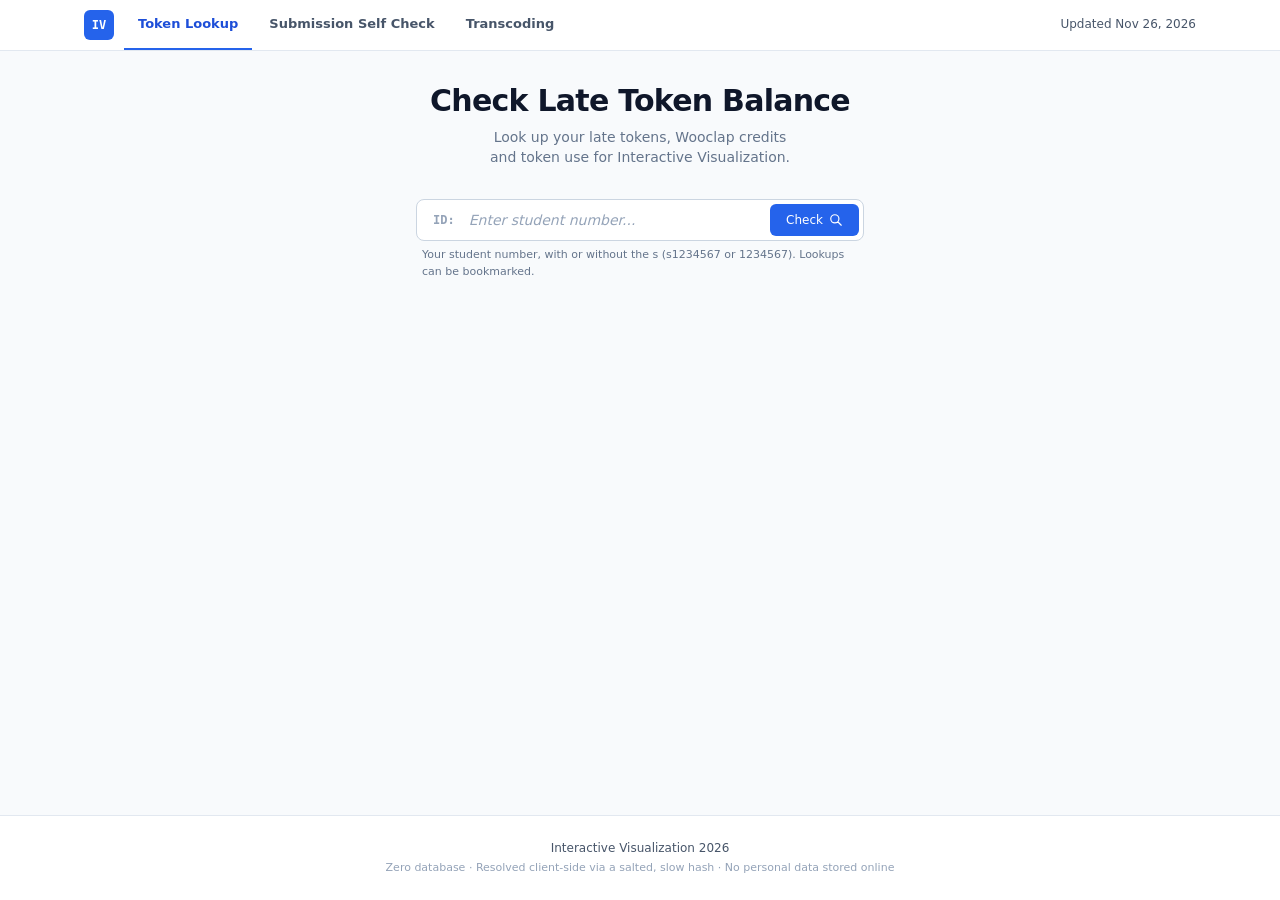
<file: index.html>
<!DOCTYPE html>
<html lang="en">
<head>
  <meta charset="UTF-8">
  <meta name="viewport" content="width=device-width, initial-scale=1.0">
  <title>IV 2026 Token Lookup</title>
  <meta name="title" content="IV 2026 · Token Lookup">
  <meta name="description" content="Check your Interactive Visualization late token balance, Wooclap credits, and token activity.">
  <meta property="og:type" content="website">
  <meta property="og:site_name" content="Interactive Visualization 2026">
  <meta property="og:url" content="https://maro-hmi.github.io/iv2026-latetoken-lookup/">
  <meta property="og:title" content="IV 2026 · Token Lookup">
  <meta property="og:description" content="Check your Interactive Visualization late token balance, Wooclap credits, and token activity.">
  <meta property="og:image" content="https://maro-hmi.github.io/iv2026-latetoken-lookup/token-lookup-preview.jpg">
  <meta property="og:image:type" content="image/jpeg">
  <meta property="og:image:width" content="1200">
  <meta property="og:image:height" content="630">
  <meta property="og:image:alt" content="IV Token Lookup with a blue stack of tokens.">
  <meta name="twitter:card" content="summary_large_image">
  <link rel="icon" type="image/svg+xml" href="favicon.svg">
  <link rel="icon" type="image/png" sizes="32x32" href="favicon.png">
  <link rel="alternate icon" type="image/x-icon" href="favicon.ico">
  <link rel="apple-touch-icon" sizes="180x180" href="apple-touch-icon.png">
  <link rel="stylesheet" href="styles.css">
<!-- IV tool styles -->
<style>
.iv-tool-header {
  position: sticky; top: 0; z-index: 20;
  border-bottom: 1px solid #e2e8f0; background: rgb(255 255 255 / .95);
  backdrop-filter: blur(12px);
}
.iv-tool-header-inner {
  box-sizing: border-box; max-width: 1152px; min-height: 50px; margin-inline: auto;
  padding-inline: 20px; display: flex; align-items: center; gap: 10px;
}
.iv-tool-mark {
  display: grid; place-items: center; flex: 0 0 30px; height: 30px;
  border-radius: 6px; background: #2563eb; color: white;
  font: 700 12px/1 ui-monospace, Menlo, monospace;
}
.iv-tool-tabs { display: flex; align-self: stretch; min-width: 0; gap: 3px; }
.iv-tool-tabs .iv-tool-tab {
  box-sizing: border-box; display: flex; align-items: center; justify-content: center;
  min-width: 0; min-height: 45px; padding-inline: 14px; border-bottom: 2px solid transparent;
  color: #475569; text-align: center; text-decoration: none;
  font: 600 13px/1.25 system-ui, sans-serif;
}
.iv-tool-tabs .iv-tool-tab:hover { color: #1e40af; background: #f8fafc; }
.iv-tool-tabs .iv-tool-tab[aria-current="page"] { border-bottom-color: #2563eb; color: #1d4ed8; }
.iv-tool-tabs .iv-tool-tab:focus-visible { outline: 2px solid #2563eb; outline-offset: -4px; border-radius: 4px; }
.iv-tool-updated {
  margin-inline-start: auto; color: #475569; white-space: nowrap; font: 500 12px/1.3 system-ui, sans-serif;
}
@media (max-width: 639px) {
  .iv-tool-header-inner { padding-inline: 12px; gap: 7px; }
  .iv-tool-tabs .iv-tool-tab { padding-inline: 6px; font-size: 12px; }
  .iv-tool-updated { display: none; }
}
</style>
<!-- /IV tool styles -->
</head>
<body class="bg-slate-50 text-slate-900 min-h-screen flex flex-col selection:bg-blue-100 selection:text-blue-900">

<!-- IV tool navigation -->
<header class="iv-tool-header">
  <div class="iv-tool-header-inner">
    <span class="iv-tool-mark" aria-hidden="true">IV</span>
    <nav class="iv-tool-tabs" aria-label="IV tools">
      <a class="iv-tool-tab" href="#" aria-current="page">Token Lookup</a>
      <a class="iv-tool-tab" href="./iv-student-self-check.html">Submission Self Check</a>
      <a class="iv-tool-tab" href="./transcoding.html">Transcoding</a>
    </nav>
    <span id="lastUpdated" class="iv-tool-updated"></span>
  </div>
</header>
<!-- /IV tool navigation -->

  <!-- Main Container -->
  <main class="max-w-3xl mx-auto px-4 py-6 sm:py-8 sm:px-6 flex-grow w-full">

    <!-- Hero / Title -->
    <div class="text-center max-w-xl mx-auto mb-6 sm:mb-8">
      <h1 class="font-heading text-2xl sm:text-3xl font-bold text-slate-900 tracking-tight mb-2">Check Late Token Balance</h1>
      <p class="text-slate-500 text-xs sm:text-sm leading-relaxed [text-wrap:balance]">
        Look up your late tokens, Wooclap credits and token use for Interactive Visualization.
      </p>
    </div>

    <!-- Search Form -->
    <div class="max-w-md mx-auto mb-6 sm:mb-8">
      <form id="tokenForm" class="relative" novalidate>
        <div class="flex items-center bg-white border border-slate-300 rounded-lg p-1 focus-within:border-blue-600 focus-within:ring-2 focus-within:ring-blue-500/20 transition">
          <span class="pl-3 pr-1.5 text-slate-400 font-mono text-xs font-semibold select-none shrink-0">ID:</span>
          <input
            type="text"
            id="studentIdInput"
            placeholder="Enter student number..."
            autocomplete="off"
            spellcheck="false"
            inputmode="text"
            enterkeyhint="search"
            autocapitalize="none"
            autocorrect="off"
            aria-label="Student number"
            class="bg-transparent text-slate-900 font-mono placeholder:text-slate-400 placeholder:italic placeholder:font-sans focus:outline-none flex-grow text-base sm:text-sm px-2 py-1.5 min-w-0"
          />
          <button
            type="submit"
            id="submitBtn"
            class="bg-blue-600 hover:bg-blue-700 text-white font-medium text-xs px-3.5 sm:px-4 py-2 rounded-md transition duration-150 flex items-center space-x-1.5 shrink-0 disabled:opacity-50">
            <span>Check</span>
            <svg id="searchIcon" class="w-3.5 h-3.5" fill="none" stroke="currentColor" viewBox="0 0 24 24" aria-hidden="true">
              <path stroke-linecap="round" stroke-linejoin="round" stroke-width="2" d="M21 21l-6-6m2-5a7 7 0 11-14 0 7 7 0 0114 0z"/>
            </svg>
            <div id="loadingSpinner" class="hidden w-3.5 h-3.5 border-2 border-white border-t-transparent rounded-full animate-spin"></div>
          </button>
        </div>
        <p class="text-[11px] text-slate-500 mt-1.5 px-1.5">Your student number, with or without the s (s1234567 or 1234567). Lookups can be bookmarked.</p>
      </form>

      <!-- Status Alert Box -->
      <div id="alertBox" class="hidden mt-3 p-3.5 rounded-lg text-xs font-medium border" role="alert"></div>
    </div>

    <!-- Results Container -->
    <div id="resultsContainer" class="hidden max-w-xl mx-auto space-y-4 animate-fade-in">

      <div id="studentRecord" class="space-y-4" hidden>
        <!-- Student Confirmation Header -->
        <div class="flex items-center justify-between bg-blue-50/80 border border-blue-200 rounded-lg px-3.5 sm:px-4 py-2.5 text-xs text-blue-900">
          <div class="flex items-center space-x-2 min-w-0">
            <span class="font-medium text-slate-600 shrink-0">Student record:</span>
            <span id="displayStudentId" class="font-mono font-bold text-blue-700 bg-white border border-blue-200 px-2 py-0.5 rounded truncate"></span>
          </div>
          <button type="button" id="clearSearchBtn" class="text-xs text-blue-600 hover:text-blue-800 font-medium transition underline underline-offset-2 shrink-0 py-1 px-1.5 -mr-1 rounded hover:bg-blue-100/60">Look up another ID</button>
        </div>

        <!-- Bookmark Tip -->
        <div class="bg-amber-50/70 border border-amber-200/80 rounded-lg px-3.5 py-2.5 text-xs text-amber-900 flex items-center space-x-2">
          <svg class="w-4 h-4 text-amber-600 shrink-0" viewBox="0 0 24 24" fill="none" stroke="currentColor" stroke-width="2" stroke-linecap="round" stroke-linejoin="round" aria-hidden="true">
            <path d="m19 21-7-4-7 4V5a2 2 0 0 1 2-2h10a2 2 0 0 1 2 2v16z"/>
          </svg>
          <span><strong>Bookmark your balance:</strong> Save this URL <span class="hidden sm:inline">(or press <kbd class="px-1.5 py-0.5 font-mono text-[10px] bg-white border border-amber-300 rounded text-amber-900">Cmd/Ctrl + D</kbd>)</span> to check anytime.</span>
        </div>

        <!-- IV Course Card -->
        <div id="courseCard" class="bg-white border border-slate-200 rounded-xl p-4 sm:p-5">
          <div class="flex items-center justify-between pb-3.5 mb-3.5 border-b border-slate-100 gap-2">
            <div class="flex items-center space-x-2.5 min-w-0">
              <div class="w-7 h-7 rounded-md bg-blue-600 text-white flex items-center justify-center shrink-0" aria-hidden="true">
                <svg class="w-4 h-4" viewBox="0 0 24 24" fill="none" stroke="currentColor" stroke-width="2" stroke-linecap="round" stroke-linejoin="round">
                  <path d="M21 16V8a2 2 0 0 0-1-1.73l-7-4a2 2 0 0 0-2 0l-7 4A2 2 0 0 0 3 8v8a2 2 0 0 0 1 1.73l7 4a2 2 0 0 0 2 0l7-4A2 2 0 0 0 21 16z"/>
                  <path d="m3.3 7 8.7 5 8.7-5"/>
                  <path d="M12 22V12"/>
                </svg>
              </div>
              <div class="min-w-0">
                <h3 class="font-heading font-semibold text-slate-900 text-sm leading-tight">IV</h3>
                <p class="text-[11px] text-slate-500 truncate">Interactive Visualization</p>
              </div>
            </div>

          </div>

          <!-- Balance -->
          <div class="bg-slate-50/80 border border-slate-200/80 rounded-lg p-4 mb-4 text-center">
            <span class="text-[10px] font-semibold text-slate-500 uppercase tracking-wider block mb-1">Available Late Tokens</span>
            <span id="balance" class="text-3xl font-extrabold text-slate-900 font-mono inline-block">0.0</span>
          </div>

          <!-- Stats Breakdown -->
          <div class="grid grid-cols-3 gap-2 text-center text-xs mb-4">
            <div class="bg-white border border-slate-200 rounded-md p-2">
              <span class="text-[10px] text-slate-400 block font-medium">Base</span>
              <span id="base" class="font-mono font-bold text-slate-700">1.0</span>
            </div>
            <div class="bg-white border border-slate-200 rounded-md p-2">
              <span class="text-[10px] text-emerald-600 block font-medium">Earned</span>
              <span id="earned" class="font-mono font-bold text-emerald-700">+0.0</span>
            </div>
            <div class="bg-white border border-slate-200 rounded-md p-2">
              <span class="text-[10px] text-rose-600 block font-medium">Spent</span>
              <span id="spent" class="font-mono font-bold text-rose-700">-0.0</span>
            </div>
          </div>

          <!-- Transaction Ledger -->
          <div class="mt-2 pt-3 border-t border-slate-100">
            <h4 class="text-[11px] font-semibold text-slate-600 uppercase tracking-wider mb-2 flex items-center justify-between">
              <span>Activity History</span>
              <span class="text-[10px] text-slate-400 normal-case font-normal">(Newest first)</span>
            </h4>
            <div id="ledger" class="space-y-1 max-h-64 overflow-y-auto pr-1 text-xs font-mono scrollbar-thin"></div>
          </div>
        </div>
      </div>

      <!-- Policy Info -->
      <div class="bg-white border border-slate-200 rounded-xl p-4 text-xs text-slate-600">
        <h4 class="font-heading font-semibold text-slate-900 text-xs flex items-center space-x-1.5 mb-2.5">
          <svg class="w-4 h-4 text-slate-700 shrink-0" viewBox="0 0 24 24" fill="none" stroke="currentColor" stroke-width="2" stroke-linecap="round" stroke-linejoin="round" aria-hidden="true">
            <path d="M2 3h6a4 4 0 0 1 4 4v14a3 3 0 0 0-3-3H2z"/>
            <path d="M22 3h-6a4 4 0 0 0-4 4v14a3 3 0 0 1 3-3h7z"/>
          </svg>
          <span>Late Token Rules</span>
        </h4>
        <div class="grid grid-cols-1 sm:grid-cols-3 gap-3">
          <div class="bg-slate-50 p-2.5 rounded-lg border border-slate-200/80">
            <span class="font-semibold text-slate-800 flex items-center space-x-1.5 mb-1">
              <svg class="w-3.5 h-3.5 text-blue-600 shrink-0" viewBox="0 0 24 24" fill="none" stroke="currentColor" stroke-width="2" stroke-linecap="round" stroke-linejoin="round" aria-hidden="true"><circle cx="12" cy="12" r="10"/><polyline points="12 6 12 12 16 14"/></svg>
              <span>+24 h per token</span>
            </span>
            For SO1–SO4 and A1, not A2. Every started 24 h costs one whole token, used automatically. If your tokens don't cover the whole delay, none are used.
          </div>
          <div class="bg-slate-50 p-2.5 rounded-lg border border-slate-200/80">
            <span class="font-semibold text-slate-800 flex items-center space-x-1.5 mb-1">
              <svg class="w-3.5 h-3.5 text-emerald-600 shrink-0" viewBox="0 0 24 24" fill="none" stroke="currentColor" stroke-width="2" stroke-linecap="round" stroke-linejoin="round" aria-hidden="true"><circle cx="12" cy="12" r="10"/><path d="M8 12h8"/><path d="M12 8v8"/></svg>
              <span>Earn tokens</span>
            </span>
            You start with 1 token. Earn +0.5 for each Wooclap at the start of lectures L2 to L9 (up to +4).
          </div>
          <div class="bg-slate-50 p-2.5 rounded-lg border border-slate-200/80">
            <span class="font-semibold text-slate-800 flex items-center space-x-1.5 mb-1">
              <svg class="w-3.5 h-3.5 text-amber-600 shrink-0" viewBox="0 0 24 24" fill="none" stroke="currentColor" stroke-width="2" stroke-linecap="round" stroke-linejoin="round" aria-hidden="true"><path d="M6 9H4.5a2.5 2.5 0 0 1 0-5H6"/><path d="M18 9h1.5a2.5 2.5 0 0 0 0-5H18"/><path d="M4 22h16"/><path d="M10 14.66V17c0 .55-.47.98-.97 1.21C7.85 18.75 7 20.24 7 22"/><path d="M14 14.66V17c0 .55.47.98.97 1.21C16.15 18.75 17 20.24 17 22"/><path d="M18 2H6v7a6 6 0 0 0 12 0V2Z"/></svg>
              <span>Grade bonus</span>
            </span>
            Each whole token left at the end of the course adds +0.1 to your final grade. Half tokens don't count.
          </div>
        </div>
      </div>
    </div>

  </main>

  <!-- Footer -->
  <footer class="border-t border-slate-200 bg-white py-6 px-4 text-center text-xs text-slate-500 pb-[max(1.5rem,env(safe-area-inset-bottom))]">
    <p class="font-medium text-slate-600">Interactive Visualization 2026</p>
    <p class="mt-1 text-[11px] text-slate-400">Zero database · Resolved client-side via a salted, slow hash · No personal data stored online</p>
  </footer>

  <script src="app.js"></script>
</body>
</html>
</file>
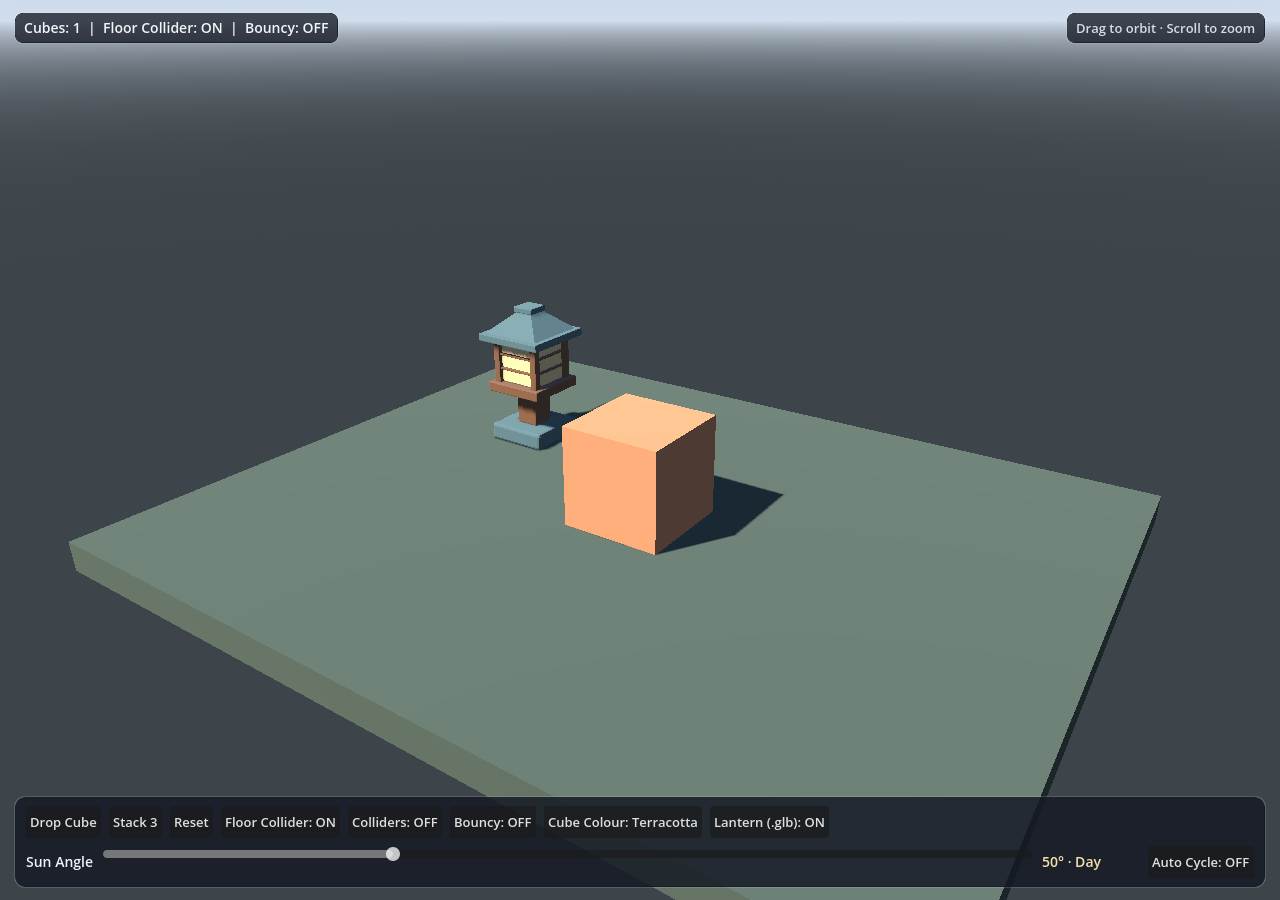
<file: l5-godot/game/index.html>
<!DOCTYPE html>
<html lang="en">
	<head>
		<meta charset="utf-8">
		<meta name="viewport" content="width=device-width, user-scalable=no, initial-scale=1.0">
		<title>IV L5 Interactive Demo</title>
		<style>
html, body, #canvas {
	margin: 0;
	padding: 0;
	border: 0;
}

body {
	color: white;
	background-color: black;
	overflow: hidden;
	touch-action: none;
}

#canvas {
	display: block;
}

#canvas:focus {
	outline: none;
}

#status, #status-splash, #status-progress {
	position: absolute;
	left: 0;
	right: 0;
}

#status, #status-splash {
	top: 0;
	bottom: 0;
}

#status {
	background-color: #242424;
	display: flex;
	flex-direction: column;
	justify-content: center;
	align-items: center;
	visibility: hidden;
}

#status-splash {
	max-height: 100%;
	max-width: 100%;
	margin: auto;
}

#status-splash.show-image--false {
	display: none;
}

#status-splash.fullsize--true {
	height: 100%;
	width: 100%;
	object-fit: contain;
}

#status-splash.use-filter--false {
	image-rendering: pixelated;
}

#status-progress, #status-notice {
	display: none;
}

#status-progress {
	bottom: 10%;
	width: 50%;
	margin: 0 auto;
}

#status-notice {
	background-color: #5b3943;
	border-radius: 0.5rem;
	border: 1px solid #9b3943;
	color: #e0e0e0;
	font-family: 'Noto Sans', 'Droid Sans', Arial, sans-serif;
	line-height: 1.3;
	margin: 0 2rem;
	overflow: hidden;
	padding: 1rem;
	text-align: center;
	z-index: 1;
}
		</style>
		<link id="-gd-engine-icon" rel="icon" type="image/png" href="index.icon.png" />
<link rel="apple-touch-icon" href="index.apple-touch-icon.png"/>

	</head>
	<body>
		<canvas id="canvas">
			Your browser does not support the canvas tag.
		</canvas>

		<noscript>
			Your browser does not support JavaScript.
		</noscript>

		<div id="status">
			<img id="status-splash" class="show-image--true fullsize--true use-filter--true" src="index.png" alt="">
			<progress id="status-progress"></progress>
			<div id="status-notice"></div>
		</div>

		<script src="pages-runtime.js"></script>
		<script src="index.js"></script>
		<script>
const GODOT_CONFIG = {"args":[],"canvasResizePolicy":2,"emscriptenPoolSize":8,"ensureCrossOriginIsolationHeaders":false,"executable":"index","experimentalVK":false,"fileSizes":{"index.pck":106296,"index.wasm":39514754},"focusCanvas":true,"gdextensionLibs":[],"godotPoolSize":4};
const GODOT_THREADS_ENABLED = false;
const engine = new Engine(GODOT_CONFIG);

(function () {
	const statusOverlay = document.getElementById('status');
	const statusProgress = document.getElementById('status-progress');
	const statusNotice = document.getElementById('status-notice');

	let initializing = true;
	let statusMode = '';

	function setStatusMode(mode) {
		if (statusMode === mode || !initializing) {
			return;
		}
		if (mode === 'hidden') {
			statusOverlay.remove();
			initializing = false;
			return;
		}
		statusOverlay.style.visibility = 'visible';
		statusProgress.style.display = mode === 'progress' ? 'block' : 'none';
		statusNotice.style.display = mode === 'notice' ? 'block' : 'none';
		statusMode = mode;
	}

	function setStatusNotice(text) {
		while (statusNotice.lastChild) {
			statusNotice.removeChild(statusNotice.lastChild);
		}
		const lines = text.split('\n');
		lines.forEach((line) => {
			statusNotice.appendChild(document.createTextNode(line));
			statusNotice.appendChild(document.createElement('br'));
		});
	}

	function displayFailureNotice(err) {
		console.error(err);
		if (err instanceof Error) {
			setStatusNotice(err.message);
		} else if (typeof err === 'string') {
			setStatusNotice(err);
		} else {
			setStatusNotice('An unknown error occurred.');
		}
		setStatusMode('notice');
		initializing = false;
	}

	const missing = Engine.getMissingFeatures({
		threads: GODOT_THREADS_ENABLED,
	});

	if (missing.length !== 0) {
		if (GODOT_CONFIG['serviceWorker'] && GODOT_CONFIG['ensureCrossOriginIsolationHeaders'] && 'serviceWorker' in navigator) {
			let serviceWorkerRegistrationPromise;
			try {
				serviceWorkerRegistrationPromise = navigator.serviceWorker.getRegistration();
			} catch (err) {
				serviceWorkerRegistrationPromise = Promise.reject(new Error('Service worker registration failed.'));
			}
			// There's a chance that installing the service worker would fix the issue
			Promise.race([
				serviceWorkerRegistrationPromise.then((registration) => {
					if (registration != null) {
						return Promise.reject(new Error('Service worker already exists.'));
					}
					return registration;
				}).then(() => engine.installServiceWorker()),
				// For some reason, `getRegistration()` can stall
				new Promise((resolve) => {
					setTimeout(() => resolve(), 2000);
				}),
			]).then(() => {
				// Reload if there was no error.
				window.location.reload();
			}).catch((err) => {
				console.error('Error while registering service worker:', err);
			});
		} else {
			// Display the message as usual
			const missingMsg = 'Error\nThe following features required to run Godot projects on the Web are missing:\n';
			displayFailureNotice(missingMsg + missing.join('\n'));
		}
	} else {
		setStatusMode('progress');
		engine.startGame({
			'onProgress': function (current, total) {
				if (current > 0 && total > 0) {
					statusProgress.value = current;
					statusProgress.max = total;
				} else {
					statusProgress.removeAttribute('value');
					statusProgress.removeAttribute('max');
				}
			},
		}).then(() => {
			setStatusMode('hidden');
		}, displayFailureNotice);
	}
}());
		</script>
	</body>
</html>
</file>
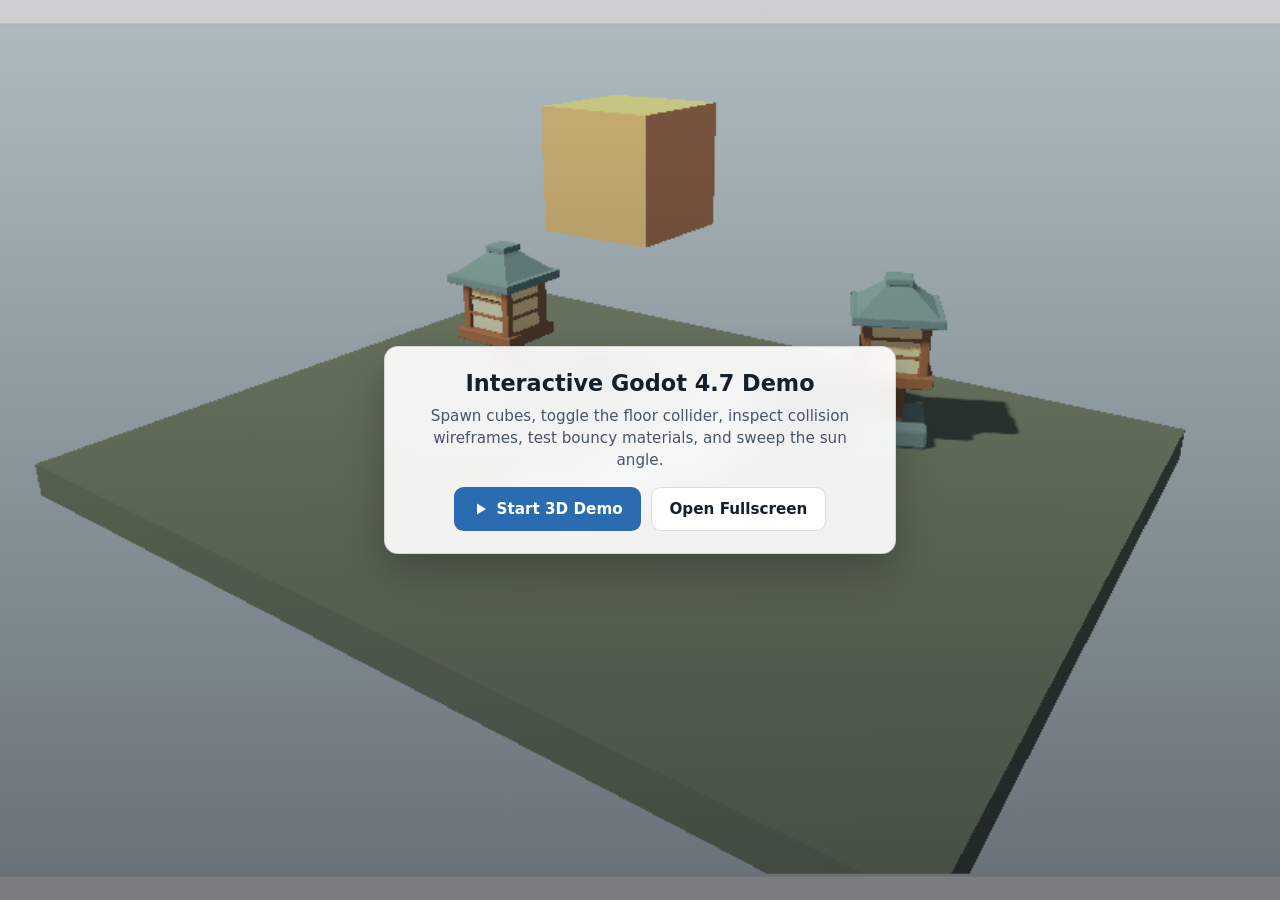
<file: L5-godot.html>
<!DOCTYPE html>
<html lang="en">
<head>
  <meta charset="utf-8">
  <meta name="robots" content="noindex">
  <meta name="viewport" content="width=device-width, initial-scale=1.0">
  <meta name="color-scheme" content="light dark">
  <title>L5 Interactive Godot 4.7 Demo | Interactive Visualization</title>
  <style>
    :root {
      color-scheme: light dark;

      --bg-light: #eef3f5;
      --bg-dark: #10151c;
      --surface-light: rgba(255, 255, 255, 0.92);
      --surface-dark: rgba(18, 24, 34, 0.9);
      --text-light: #16202a;
      --text-dark: #f2f5f8;
      --muted-light: #475569;
      --muted-dark: #b6c2d1;
      --border-light: rgba(22, 32, 42, 0.14);
      --border-dark: rgba(255, 255, 255, 0.16);
      --accent-light: #2b6cb0;
      --accent-dark: #58a6ff;
      --accent-text-light: #ffffff;
      --accent-text-dark: #09131f;
      --focus-light: #d9385a;
      --focus-dark: #ff6b8b;
      --alert-bg-light: #fef2f2;
      --alert-bg-dark: #3b171b;
      --alert-text-light: #7f1d1d;
      --alert-text-dark: #fecaca;

      --bg: var(--bg-light);
      --surface: var(--surface-light);
      --text: var(--text-light);
      --muted: var(--muted-light);
      --border: var(--border-light);
      --accent: var(--accent-light);
      --accent-text: var(--accent-text-light);
      --focus: var(--focus-light);
      --alert-bg: var(--alert-bg-light);
      --alert-text: var(--alert-text-light);
    }

    @media (prefers-color-scheme: dark) {
      :root {
        --bg: var(--bg-dark);
        --surface: var(--surface-dark);
        --text: var(--text-dark);
        --muted: var(--muted-dark);
        --border: var(--border-dark);
        --accent: var(--accent-dark);
        --accent-text: var(--accent-text-dark);
        --focus: var(--focus-dark);
        --alert-bg: var(--alert-bg-dark);
        --alert-text: var(--alert-text-dark);
      }
    }

    @supports (color: light-dark(white, black)) {
      :root {
        --bg: light-dark(var(--bg-light), var(--bg-dark));
        --surface: light-dark(var(--surface-light), var(--surface-dark));
        --text: light-dark(var(--text-light), var(--text-dark));
        --muted: light-dark(var(--muted-light), var(--muted-dark));
        --border: light-dark(var(--border-light), var(--border-dark));
        --accent: light-dark(var(--accent-light), var(--accent-dark));
        --accent-text: light-dark(var(--accent-text-light), var(--accent-text-dark));
        --focus: light-dark(var(--focus-light), var(--focus-dark));
        --alert-bg: light-dark(var(--alert-bg-light), var(--alert-bg-dark));
        --alert-text: light-dark(var(--alert-text-light), var(--alert-text-dark));
      }
    }

    html[data-theme="light"] {
      color-scheme: light;
    }

    html[data-theme="dark"] {
      color-scheme: dark;
    }

    *,
    *::before,
    *::after {
      box-sizing: border-box;
    }

    html,
    body {
      margin: 0;
      padding: 0;
      min-block-size: 100dvh;
      font-family: system-ui, -apple-system, BlinkMacSystemFont, "Segoe UI", Roboto, sans-serif;
      background-color: var(--bg);
      color: var(--text);
    }

    main {
      position: relative;
      display: grid;
      place-items: center;
      inline-size: 100%;
      min-block-size: 100dvh;
      overflow: hidden;
    }

    .poster-layer {
      position: absolute;
      inset: 0;
    }

    .poster-layer img {
      display: block;
      inline-size: 100%;
      block-size: 100%;
      object-fit: cover;
    }

    .poster-scrim {
      position: absolute;
      inset: 0;
      background: linear-gradient(180deg, rgba(16, 21, 28, 0.2) 0%, rgba(16, 21, 28, 0.56) 100%);
    }

    .launch-card {
      position: relative;
      z-index: 1;
      max-inline-size: 32rem;
      margin: 1rem;
      padding: 1.35rem 1.5rem;
      border-radius: 0.875rem;
      border: 1px solid var(--border);
      background-color: var(--surface);
      backdrop-filter: blur(10px);
      text-align: center;
      box-shadow: 0 18px 42px rgba(0, 0, 0, 0.24);
    }

    h1 {
      margin: 0 0 0.5rem;
      font-size: clamp(1.15rem, 2.5vw, 1.4rem);
      line-height: 1.25;
    }

    .subtitle {
      margin: 0 0 1rem;
      font-size: 0.95rem;
      line-height: 1.45;
      color: var(--muted);
    }

    .actions {
      display: flex;
      flex-wrap: wrap;
      gap: 0.6rem;
      justify-content: center;
    }

    button,
    .link-btn {
      display: inline-flex;
      align-items: center;
      justify-content: center;
      gap: 0.5rem;
      min-block-size: 44px;
      min-inline-size: 44px;
      padding: 0.6rem 1.1rem;
      border-radius: 0.6rem;
      border: 1px solid transparent;
      font: inherit;
      font-weight: 600;
      font-size: 0.95rem;
      text-decoration: none;
      cursor: pointer;
    }

    .btn-primary {
      background-color: var(--accent);
      color: var(--accent-text);
    }

    .btn-secondary {
      background-color: var(--surface);
      color: var(--text);
      border-color: var(--border);
    }

    :where(a:any-link, button):focus-visible {
      outline: 3px solid var(--focus);
      outline-offset: 3px;
    }

    .stage {
      position: relative;
      inline-size: 100%;
      block-size: 100dvh;
      display: grid;
      grid-template-rows: auto 1fr;
    }

    .stage[hidden],
    .launch-card[hidden],
    .poster-layer[hidden],
    .alert-box[hidden] {
      display: none;
    }

    .toolbar {
      display: flex;
      flex-wrap: wrap;
      align-items: center;
      justify-content: space-between;
      gap: 0.5rem;
      padding: 0.45rem 0.75rem;
      background-color: var(--surface);
      border-bottom: 1px solid var(--border);
      font-size: 0.875rem;
    }

    .toolbar-title {
      font-weight: 600;
    }

    .toolbar-actions {
      display: flex;
      gap: 0.5rem;
    }

    .toolbar button,
    .toolbar .link-btn {
      min-block-size: 36px;
      padding: 0.35rem 0.75rem;
      font-size: 0.85rem;
    }

    #frame-mount {
      inline-size: 100%;
      block-size: 100%;
      min-block-size: 0;
    }

    iframe {
      display: block;
      inline-size: 100%;
      block-size: 100%;
      border: 0;
      background-color: #10151c;
    }

    .alert-box {
      margin-top: 1rem;
      padding: 0.75rem 0.9rem;
      border-radius: 0.6rem;
      border: 1px solid var(--border);
      background-color: var(--alert-bg);
      color: var(--alert-text);
      text-align: left;
      font-size: 0.875rem;
      line-height: 1.45;
    }

    .alert-box code {
      font-family: ui-monospace, SFMono-Regular, Menlo, Consolas, monospace;
      font-size: 0.82rem;
    }
  </style>
  <script>
    (function () {
      var params = new URLSearchParams(window.location.search);
      var theme = params.get("theme");
      if (theme === "light" || theme === "dark") {
        document.documentElement.setAttribute("data-theme", theme);
      }
    })();
  </script>
</head>
<body>
  <main>
    <div id="poster-layer" class="poster-layer">
      <img
        src="./l5-godot/preview.png"
        alt="Godot 4.7 L5 demo preview showing a terracotta cube above a floor and two stone lanterns"
        width="1200"
        height="750"
        fetchpriority="high"
      >
      <div class="poster-scrim" aria-hidden="true"></div>
    </div>

    <section id="launch-card" class="launch-card" aria-labelledby="demo-heading">
      <h1 id="demo-heading">Interactive Godot 4.7 Demo</h1>
      <p class="subtitle">
        Spawn cubes, toggle the floor collider, inspect collision wireframes, test bouncy materials, and sweep the sun angle.
      </p>
      <div class="actions">
        <button id="launch-btn" type="button" class="btn-primary">
          <svg aria-hidden="true" width="16" height="16" viewBox="0 0 16 16" fill="currentColor">
            <path d="M4 2.5v11l9-5.5-9-5.5z"/>
          </svg>
          Start 3D Demo
        </button>
        <a id="direct-link" class="link-btn btn-secondary" href="./l5-godot/game/index.html" target="_blank" rel="noopener">
          Open Fullscreen
        </a>
      </div>
      <div id="missing-alert" class="alert-box" role="alert" hidden>
        The Godot Web export is not in <code>./l5-godot/game/index.html</code> yet. Export the <strong>Web (Notion Embed)</strong> preset from <code>godot/project.godot</code> into <code>site/game/index.html</code>, then reload.
      </div>
    </section>

    <section id="stage" class="stage" aria-label="Running Godot 3D Demo" hidden>
      <div class="toolbar">
        <span class="toolbar-title">L5 Interactive Demo (Godot 4.7 Compatibility)</span>
        <div class="toolbar-actions">
          <button id="reload-btn" type="button" class="btn-secondary">Reload</button>
          <a class="link-btn btn-secondary" href="./l5-godot/game/index.html" target="_blank" rel="noopener">Open in New Tab</a>
        </div>
      </div>
      <div id="frame-mount"></div>
    </section>
  </main>

  <script>
    (function () {
      var GAME_URL = "./l5-godot/game/index.html";
      var launchBtn = document.getElementById("launch-btn");
      var launchCard = document.getElementById("launch-card");
      var posterLayer = document.getElementById("poster-layer");
      var stage = document.getElementById("stage");
      var frameMount = document.getElementById("frame-mount");
      var reloadBtn = document.getElementById("reload-btn");
      var missingAlert = document.getElementById("missing-alert");

      function mountIframe() {
        missingAlert.hidden = true;
        posterLayer.hidden = true;
        launchCard.hidden = true;
        stage.hidden = false;

        frameMount.textContent = "";
        var iframe = document.createElement("iframe");
        iframe.src = GAME_URL;
        iframe.title = "Interactive Godot 4.7 L5 3D Demo";
        iframe.allow = "autoplay; fullscreen";
        frameMount.appendChild(iframe);
      }

      function startDemo() {
        if (window.location.protocol === "file:") {
          mountIframe();
          return;
        }
        launchBtn.disabled = true;
        fetch(GAME_URL, { method: "HEAD" })
          .then(function (res) {
            if (res.ok || res.status === 405) {
              mountIframe();
            } else {
              missingAlert.hidden = false;
              launchBtn.disabled = false;
            }
          })
          .catch(function () {
            mountIframe();
          });
      }

      launchBtn.addEventListener("click", startDemo);
      reloadBtn.addEventListener("click", mountIframe);

      var params = new URLSearchParams(window.location.search);
      if (params.get("autostart") === "1") {
        startDemo();
      }
    })();
  </script>
</body>
</html>
</file>
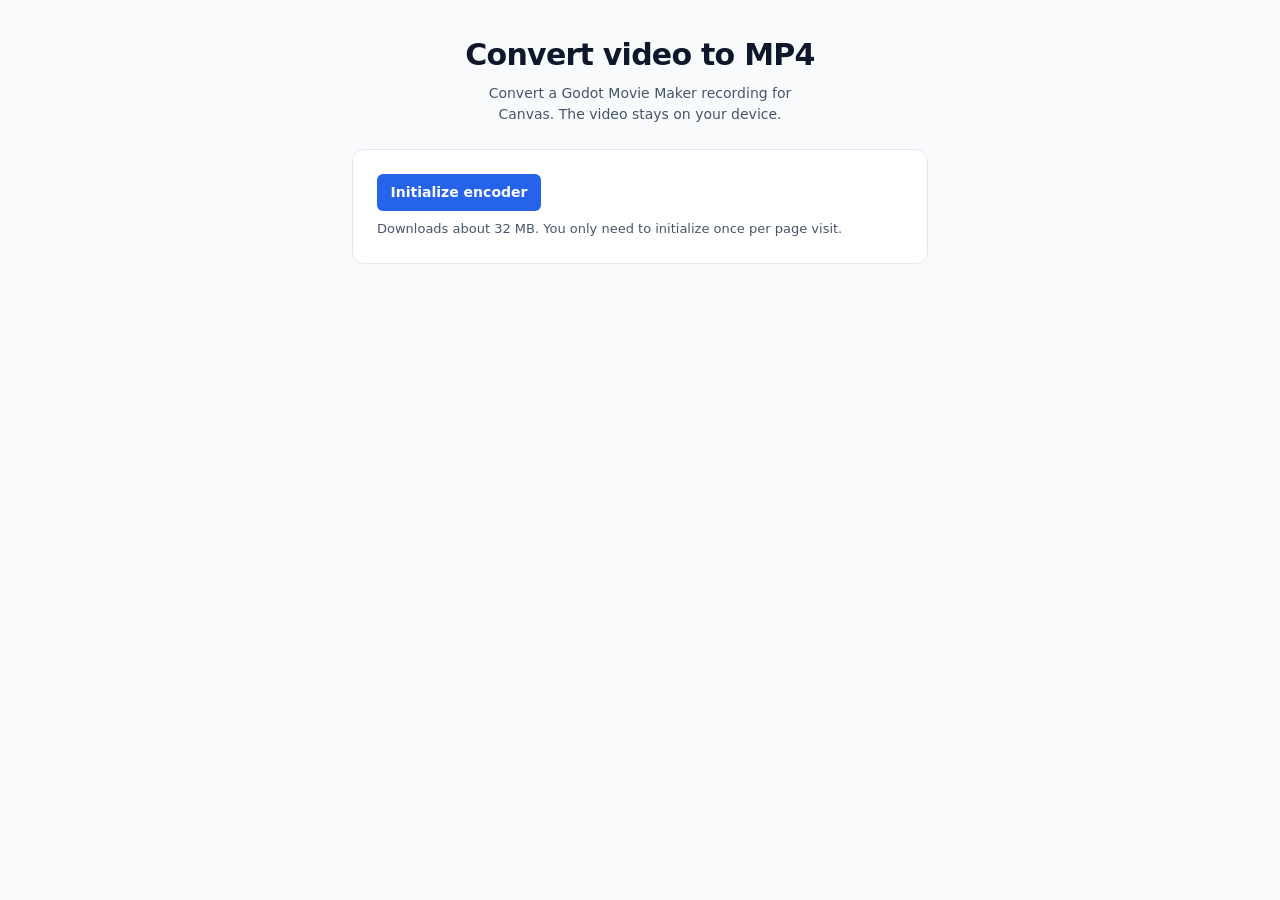
<file: transcode-embed.html>
<!doctype html>
<html lang="en">
<head>
  <meta charset="utf-8">
  <meta name="viewport" content="width=device-width, initial-scale=1">
  <meta name="description" content="Convert Godot Movie Maker recordings to MP4 in your browser.">
  <title>IV 2026 · Transcoding</title>
  <link rel="icon" type="image/svg+xml" href="./favicon.svg">
  <style>
    
    * { box-sizing: border-box; }
    body { margin: 0; color: #0f172a; background: #f8fafc; font: 14px/1.5 system-ui, sans-serif; }
    main { max-width: 38rem; margin-inline: auto; padding: 2rem 1rem; }
    h1 { margin: 0 0 .4rem; text-align: center; font-size: clamp(1.5rem, 5vw, 1.875rem); letter-spacing: -.025em; }
    .intro { margin: 0 0 1.5rem; color: #475569; text-align: center; text-wrap: balance; }
    .panel { padding: clamp(1rem, 4vw, 1.5rem); border: 1px solid #e2e8f0; border-radius: 12px; background: white; }
    .hint { margin: .5rem 0 0; color: #475569; font-size: .8125rem; }
    .status { margin: 0; color: #475569; font-size: .875rem; }
    .status:not(:empty) { margin-top: .75rem; }
    .status[data-error] { color: #b91c1c; }
    label { display: block; margin-bottom: .375rem; font-weight: 600; }
    input[type=file] { display: block; width: 100%; padding: .5rem; border: 1px solid #cbd5e1; border-radius: 8px; font: inherit; }
    input::file-selector-button { margin-inline-end: .625rem; padding: .375rem .625rem; border: 0; border-radius: 5px; background: #eff6ff; color: #1e40af; font: inherit; cursor: pointer; }
    button, .download { display: inline-block; padding: .5rem .85rem; border: 0; border-radius: 6px; color: white; background: #2563eb; font: 600 .875rem/1.5 system-ui, sans-serif; text-decoration: none; cursor: pointer; }
    button:hover:not(:disabled), .download:hover { background: #1d4ed8; }
    button:disabled { opacity: .55; cursor: default; }
    :focus-visible { outline: 2px solid #2563eb; outline-offset: 3px; }
    .convert { margin-top: .875rem; }
    progress { display: block; width: 100%; margin-top: .75rem; accent-color: #2563eb; }
    .download { margin-top: .75rem; }
    [hidden] { display: none !important; }
  </style>
  <script type="module" src="./transcoding.js"></script>
</head>
<body>
  
  <main>
    <h1>Convert video to MP4</h1>
    <p class="intro">Convert a Godot Movie Maker recording for Canvas. The video stays on your device.</p>
    <section class="panel" aria-label="Video converter">
      <div id="setup">
        <button id="initialize" type="button" aria-describedby="setup-hint">Initialize encoder</button>
        <p id="setup-hint" class="hint">Downloads about 32 MB. You only need to initialize once per page visit.</p>
      </div>
      <form id="transcode" hidden>
        <label for="video-file">Video file</label>
        <input id="video-file" type="file" accept="video/*,.avi,.mkv,.mov,.webm,.mp4" required aria-describedby="file-hint">
        <p id="file-hint" class="hint">For SO3, choose <code>SO3_recording.avi</code> from your <code>captures</code> folder.</p>
        <button id="convert" class="convert" type="submit" disabled>Convert to MP4</button>
      </form>
      <p id="status" class="status" role="status"></p>
      <progress id="progress" max="100" aria-label="Conversion progress" hidden></progress>
      <a id="download" class="download" hidden>Download MP4</a>
    </section>
  </main>
</body>
</html>
</file>
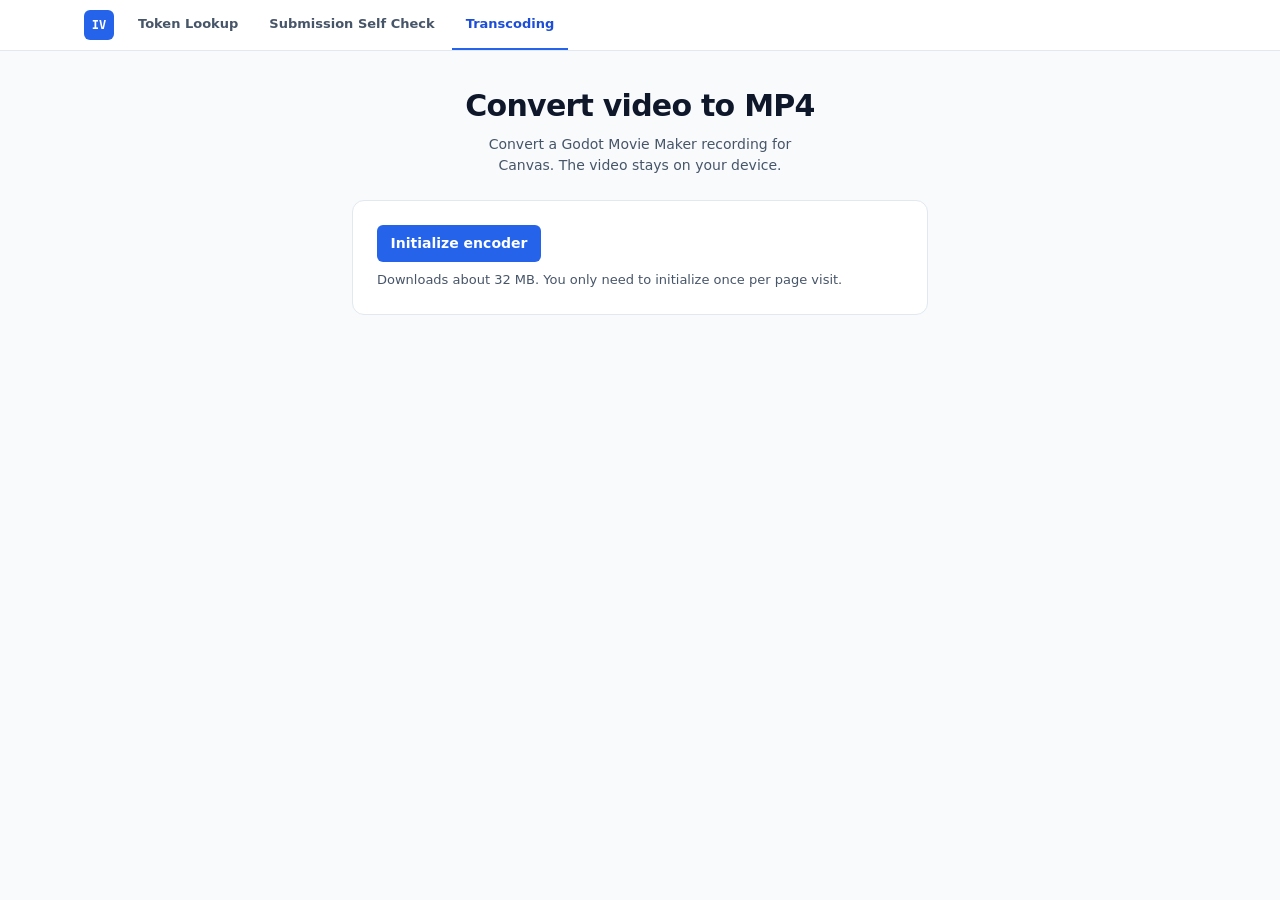
<file: transcoding.html>
<!doctype html>
<html lang="en">
<head>
  <meta charset="utf-8">
  <meta name="viewport" content="width=device-width, initial-scale=1">
  <meta name="description" content="Convert Godot Movie Maker recordings to MP4 in your browser.">
  <title>IV 2026 · Transcoding</title>
  <link rel="icon" type="image/svg+xml" href="./favicon.svg">
  <style>
    .iv-tool-header {
  position: sticky; top: 0; z-index: 20;
  border-bottom: 1px solid #e2e8f0; background: rgb(255 255 255 / .95);
  backdrop-filter: blur(12px);
}
.iv-tool-header-inner {
  box-sizing: border-box; max-width: 1152px; min-height: 50px; margin-inline: auto;
  padding-inline: 20px; display: flex; align-items: center; gap: 10px;
}
.iv-tool-mark {
  display: grid; place-items: center; flex: 0 0 30px; height: 30px;
  border-radius: 6px; background: #2563eb; color: white;
  font: 700 12px/1 ui-monospace, Menlo, monospace;
}
.iv-tool-tabs { display: flex; align-self: stretch; min-width: 0; gap: 3px; }
.iv-tool-tabs .iv-tool-tab {
  box-sizing: border-box; display: flex; align-items: center; justify-content: center;
  min-width: 0; min-height: 45px; padding-inline: 14px; border-bottom: 2px solid transparent;
  color: #475569; text-align: center; text-decoration: none;
  font: 600 13px/1.25 system-ui, sans-serif;
}
.iv-tool-tabs .iv-tool-tab:hover { color: #1e40af; background: #f8fafc; }
.iv-tool-tabs .iv-tool-tab[aria-current="page"] { border-bottom-color: #2563eb; color: #1d4ed8; }
.iv-tool-tabs .iv-tool-tab:focus-visible { outline: 2px solid #2563eb; outline-offset: -4px; border-radius: 4px; }
.iv-tool-updated {
  margin-inline-start: auto; color: #475569; white-space: nowrap; font: 500 12px/1.3 system-ui, sans-serif;
}
@media (max-width: 639px) {
  .iv-tool-header-inner { padding-inline: 12px; gap: 7px; }
  .iv-tool-tabs .iv-tool-tab { padding-inline: 6px; font-size: 12px; }
  .iv-tool-updated { display: none; }
}

    * { box-sizing: border-box; }
    body { margin: 0; color: #0f172a; background: #f8fafc; font: 14px/1.5 system-ui, sans-serif; }
    main { max-width: 38rem; margin-inline: auto; padding: 2rem 1rem; }
    h1 { margin: 0 0 .4rem; text-align: center; font-size: clamp(1.5rem, 5vw, 1.875rem); letter-spacing: -.025em; }
    .intro { margin: 0 0 1.5rem; color: #475569; text-align: center; text-wrap: balance; }
    .panel { padding: clamp(1rem, 4vw, 1.5rem); border: 1px solid #e2e8f0; border-radius: 12px; background: white; }
    .hint { margin: .5rem 0 0; color: #475569; font-size: .8125rem; }
    .status { margin: 0; color: #475569; font-size: .875rem; }
    .status:not(:empty) { margin-top: .75rem; }
    .status[data-error] { color: #b91c1c; }
    label { display: block; margin-bottom: .375rem; font-weight: 600; }
    input[type=file] { display: block; width: 100%; padding: .5rem; border: 1px solid #cbd5e1; border-radius: 8px; font: inherit; }
    input::file-selector-button { margin-inline-end: .625rem; padding: .375rem .625rem; border: 0; border-radius: 5px; background: #eff6ff; color: #1e40af; font: inherit; cursor: pointer; }
    button, .download { display: inline-block; padding: .5rem .85rem; border: 0; border-radius: 6px; color: white; background: #2563eb; font: 600 .875rem/1.5 system-ui, sans-serif; text-decoration: none; cursor: pointer; }
    button:hover:not(:disabled), .download:hover { background: #1d4ed8; }
    button:disabled { opacity: .55; cursor: default; }
    :focus-visible { outline: 2px solid #2563eb; outline-offset: 3px; }
    .convert { margin-top: .875rem; }
    progress { display: block; width: 100%; margin-top: .75rem; accent-color: #2563eb; }
    .download { margin-top: .75rem; }
    [hidden] { display: none !important; }
  </style>
  <script type="module" src="./transcoding.js"></script>
</head>
<body>
  <header class="iv-tool-header">
  <div class="iv-tool-header-inner">
    <span class="iv-tool-mark" aria-hidden="true">IV</span>
    <nav class="iv-tool-tabs" aria-label="IV tools">
      <a class="iv-tool-tab" href="https://maro-hmi.github.io/iv2026-latetoken-lookup/">Token Lookup</a>
      <a class="iv-tool-tab" href="./iv-student-self-check.html">Submission Self Check</a>
      <a class="iv-tool-tab" href="#" aria-current="page">Transcoding</a>
    </nav>
  </div>
</header>
  <main>
    <h1>Convert video to MP4</h1>
    <p class="intro">Convert a Godot Movie Maker recording for Canvas. The video stays on your device.</p>
    <section class="panel" aria-label="Video converter">
      <div id="setup">
        <button id="initialize" type="button" aria-describedby="setup-hint">Initialize encoder</button>
        <p id="setup-hint" class="hint">Downloads about 32 MB. You only need to initialize once per page visit.</p>
      </div>
      <form id="transcode" hidden>
        <label for="video-file">Video file</label>
        <input id="video-file" type="file" accept="video/*,.avi,.mkv,.mov,.webm,.mp4" required aria-describedby="file-hint">
        <p id="file-hint" class="hint">For SO3, choose <code>SO3_recording.avi</code> from your <code>captures</code> folder.</p>
        <button id="convert" class="convert" type="submit" disabled>Convert to MP4</button>
      </form>
      <p id="status" class="status" role="status"></p>
      <progress id="progress" max="100" aria-label="Conversion progress" hidden></progress>
      <a id="download" class="download" hidden>Download MP4</a>
    </section>
  </main>
</body>
</html>
</file>
<file: styles.css>
*,:before,:after{--tw-border-spacing-x: 0;--tw-border-spacing-y: 0;--tw-translate-x: 0;--tw-translate-y: 0;--tw-rotate: 0;--tw-skew-x: 0;--tw-skew-y: 0;--tw-scale-x: 1;--tw-scale-y: 1;--tw-pan-x: ;--tw-pan-y: ;--tw-pinch-zoom: ;--tw-scroll-snap-strictness: proximity;--tw-gradient-from-position: ;--tw-gradient-via-position: ;--tw-gradient-to-position: ;--tw-ordinal: ;--tw-slashed-zero: ;--tw-numeric-figure: ;--tw-numeric-spacing: ;--tw-numeric-fraction: ;--tw-ring-inset: ;--tw-ring-offset-width: 0px;--tw-ring-offset-color: #fff;--tw-ring-color: rgb(59 130 246 / .5);--tw-ring-offset-shadow: 0 0 #0000;--tw-ring-shadow: 0 0 #0000;--tw-shadow: 0 0 #0000;--tw-shadow-colored: 0 0 #0000;--tw-blur: ;--tw-brightness: ;--tw-contrast: ;--tw-grayscale: ;--tw-hue-rotate: ;--tw-invert: ;--tw-saturate: ;--tw-sepia: ;--tw-drop-shadow: ;--tw-backdrop-blur: ;--tw-backdrop-brightness: ;--tw-backdrop-contrast: ;--tw-backdrop-grayscale: ;--tw-backdrop-hue-rotate: ;--tw-backdrop-invert: ;--tw-backdrop-opacity: ;--tw-backdrop-saturate: ;--tw-backdrop-sepia: ;--tw-contain-size: ;--tw-contain-layout: ;--tw-contain-paint: ;--tw-contain-style: }::backdrop{--tw-border-spacing-x: 0;--tw-border-spacing-y: 0;--tw-translate-x: 0;--tw-translate-y: 0;--tw-rotate: 0;--tw-skew-x: 0;--tw-skew-y: 0;--tw-scale-x: 1;--tw-scale-y: 1;--tw-pan-x: ;--tw-pan-y: ;--tw-pinch-zoom: ;--tw-scroll-snap-strictness: proximity;--tw-gradient-from-position: ;--tw-gradient-via-position: ;--tw-gradient-to-position: ;--tw-ordinal: ;--tw-slashed-zero: ;--tw-numeric-figure: ;--tw-numeric-spacing: ;--tw-numeric-fraction: ;--tw-ring-inset: ;--tw-ring-offset-width: 0px;--tw-ring-offset-color: #fff;--tw-ring-color: rgb(59 130 246 / .5);--tw-ring-offset-shadow: 0 0 #0000;--tw-ring-shadow: 0 0 #0000;--tw-shadow: 0 0 #0000;--tw-shadow-colored: 0 0 #0000;--tw-blur: ;--tw-brightness: ;--tw-contrast: ;--tw-grayscale: ;--tw-hue-rotate: ;--tw-invert: ;--tw-saturate: ;--tw-sepia: ;--tw-drop-shadow: ;--tw-backdrop-blur: ;--tw-backdrop-brightness: ;--tw-backdrop-contrast: ;--tw-backdrop-grayscale: ;--tw-backdrop-hue-rotate: ;--tw-backdrop-invert: ;--tw-backdrop-opacity: ;--tw-backdrop-saturate: ;--tw-backdrop-sepia: ;--tw-contain-size: ;--tw-contain-layout: ;--tw-contain-paint: ;--tw-contain-style: }*,:before,:after{box-sizing:border-box;border-width:0;border-style:solid;border-color:#e5e7eb}:before,:after{--tw-content: ""}html,:host{line-height:1.5;-webkit-text-size-adjust:100%;-moz-tab-size:4;tab-size:4;font-family:ui-sans-serif,system-ui,sans-serif,"Apple Color Emoji","Segoe UI Emoji",Segoe UI Symbol,"Noto Color Emoji";font-feature-settings:normal;font-variation-settings:normal;-webkit-tap-highlight-color:transparent}body{margin:0;line-height:inherit}hr{height:0;color:inherit;border-top-width:1px}abbr:where([title]){text-decoration:underline dotted}h1,h2,h3,h4,h5,h6{font-size:inherit;font-weight:inherit}a{color:inherit;text-decoration:inherit}b,strong{font-weight:bolder}code,kbd,samp,pre{font-family:ui-monospace,SFMono-Regular,Menlo,Monaco,Consolas,Liberation Mono,Courier New,monospace;font-feature-settings:normal;font-variation-settings:normal;font-size:1em}small{font-size:80%}sub,sup{font-size:75%;line-height:0;position:relative;vertical-align:baseline}sub{bottom:-.25em}sup{top:-.5em}table{text-indent:0;border-color:inherit;border-collapse:collapse}button,input,optgroup,select,textarea{font-family:inherit;font-feature-settings:inherit;font-variation-settings:inherit;font-size:100%;font-weight:inherit;line-height:inherit;letter-spacing:inherit;color:inherit;margin:0;padding:0}button,select{text-transform:none}button,input:where([type=button]),input:where([type=reset]),input:where([type=submit]){-webkit-appearance:button;background-color:transparent;background-image:none}:-moz-focusring{outline:auto}:-moz-ui-invalid{box-shadow:none}progress{vertical-align:baseline}::-webkit-inner-spin-button,::-webkit-outer-spin-button{height:auto}[type=search]{-webkit-appearance:textfield;outline-offset:-2px}::-webkit-search-decoration{-webkit-appearance:none}::-webkit-file-upload-button{-webkit-appearance:button;font:inherit}summary{display:list-item}blockquote,dl,dd,h1,h2,h3,h4,h5,h6,hr,figure,p,pre{margin:0}fieldset{margin:0;padding:0}legend{padding:0}ol,ul,menu{list-style:none;margin:0;padding:0}dialog{padding:0}textarea{resize:vertical}input::placeholder,textarea::placeholder{opacity:1;color:#9ca3af}button,[role=button]{cursor:pointer}:disabled{cursor:default}img,svg,video,canvas,audio,iframe,embed,object{display:block;vertical-align:middle}img,video{max-width:100%;height:auto}[hidden]:where(:not([hidden=until-found])){display:none}.relative{position:relative}.sticky{position:sticky}.mx-auto{margin-left:auto;margin-right:auto}.-mr-1{margin-right:-.25rem}.mb-1{margin-bottom:.25rem}.mb-2{margin-bottom:.5rem}.mb-2\.5{margin-bottom:.625rem}.mb-3\.5{margin-bottom:.875rem}.mb-4{margin-bottom:1rem}.mb-6{margin-bottom:1.5rem}.ml-2{margin-left:.5rem}.mt-1{margin-top:.25rem}.mt-1\.5{margin-top:.375rem}.mt-2{margin-top:.5rem}.mt-3{margin-top:.75rem}.block{display:block}.inline-block{display:inline-block}.flex{display:flex}.grid{display:grid}.hidden{display:none}.h-3\.5{height:.875rem}.h-4{height:1rem}.h-7{height:1.75rem}.max-h-64{max-height:16rem}.min-h-screen{min-height:100vh}.w-3\.5{width:.875rem}.w-4{width:1rem}.w-7{width:1.75rem}.w-full{width:100%}.min-w-0{min-width:0px}.max-w-3xl{max-width:48rem}.max-w-md{max-width:28rem}.max-w-xl{max-width:36rem}.shrink-0{flex-shrink:0}.flex-grow{flex-grow:1}@keyframes spin{to{transform:rotate(360deg)}}.animate-spin{animation:spin 1s linear infinite}.select-none{-webkit-user-select:none;user-select:none}.grid-cols-1{grid-template-columns:repeat(1,minmax(0,1fr))}.grid-cols-3{grid-template-columns:repeat(3,minmax(0,1fr))}.flex-col{flex-direction:column}.items-center{align-items:center}.justify-center{justify-content:center}.justify-between{justify-content:space-between}.gap-2{gap:.5rem}.gap-3{gap:.75rem}.space-x-1\.5>:not([hidden])~:not([hidden]){--tw-space-x-reverse: 0;margin-right:calc(.375rem * var(--tw-space-x-reverse));margin-left:calc(.375rem * calc(1 - var(--tw-space-x-reverse)))}.space-x-2>:not([hidden])~:not([hidden]){--tw-space-x-reverse: 0;margin-right:calc(.5rem * var(--tw-space-x-reverse));margin-left:calc(.5rem * calc(1 - var(--tw-space-x-reverse)))}.space-x-2\.5>:not([hidden])~:not([hidden]){--tw-space-x-reverse: 0;margin-right:calc(.625rem * var(--tw-space-x-reverse));margin-left:calc(.625rem * calc(1 - var(--tw-space-x-reverse)))}.space-y-1>:not([hidden])~:not([hidden]){--tw-space-y-reverse: 0;margin-top:calc(.25rem * calc(1 - var(--tw-space-y-reverse)));margin-bottom:calc(.25rem * var(--tw-space-y-reverse))}.space-y-4>:not([hidden])~:not([hidden]){--tw-space-y-reverse: 0;margin-top:calc(1rem * calc(1 - var(--tw-space-y-reverse)));margin-bottom:calc(1rem * var(--tw-space-y-reverse))}.overflow-y-auto{overflow-y:auto}.truncate{overflow:hidden;text-overflow:ellipsis;white-space:nowrap}.whitespace-normal{white-space:normal}.rounded{border-radius:.25rem}.rounded-full{border-radius:9999px}.rounded-lg{border-radius:.5rem}.rounded-md{border-radius:.375rem}.rounded-xl{border-radius:.75rem}.border{border-width:1px}.border-2{border-width:2px}.border-b{border-bottom-width:1px}.border-t{border-top-width:1px}.border-amber-200\/80{border-color:#fde68acc}.border-amber-300{--tw-border-opacity: 1;border-color:rgb(252 211 77 / var(--tw-border-opacity, 1))}.border-blue-200{--tw-border-opacity: 1;border-color:rgb(191 219 254 / var(--tw-border-opacity, 1))}.border-rose-200{--tw-border-opacity: 1;border-color:rgb(254 205 211 / var(--tw-border-opacity, 1))}.border-slate-100{--tw-border-opacity: 1;border-color:rgb(241 245 249 / var(--tw-border-opacity, 1))}.border-slate-200{--tw-border-opacity: 1;border-color:rgb(226 232 240 / var(--tw-border-opacity, 1))}.border-slate-200\/70{border-color:#e2e8f0b3}.border-slate-200\/80{border-color:#e2e8f0cc}.border-slate-300{--tw-border-opacity: 1;border-color:rgb(203 213 225 / var(--tw-border-opacity, 1))}.border-white{--tw-border-opacity: 1;border-color:rgb(255 255 255 / var(--tw-border-opacity, 1))}.border-t-transparent{border-top-color:transparent}.bg-amber-50\/70{background-color:#fffbebb3}.bg-blue-50\/80{background-color:#eff6ffcc}.bg-blue-600{--tw-bg-opacity: 1;background-color:rgb(37 99 235 / var(--tw-bg-opacity, 1))}.bg-rose-50{--tw-bg-opacity: 1;background-color:rgb(255 241 242 / var(--tw-bg-opacity, 1))}.bg-slate-50{--tw-bg-opacity: 1;background-color:rgb(248 250 252 / var(--tw-bg-opacity, 1))}.bg-slate-50\/80{background-color:#f8fafccc}.bg-transparent{background-color:transparent}.bg-white{--tw-bg-opacity: 1;background-color:rgb(255 255 255 / var(--tw-bg-opacity, 1))}.p-1{padding:.25rem}.p-2{padding:.5rem}.p-2\.5{padding:.625rem}.p-3\.5{padding:.875rem}.p-4{padding:1rem}.px-1\.5{padding-left:.375rem;padding-right:.375rem}.px-2{padding-left:.5rem;padding-right:.5rem}.px-3\.5{padding-left:.875rem;padding-right:.875rem}.px-4{padding-left:1rem;padding-right:1rem}.py-0\.5{padding-top:.125rem;padding-bottom:.125rem}.py-1{padding-top:.25rem;padding-bottom:.25rem}.py-1\.5{padding-top:.375rem;padding-bottom:.375rem}.py-2{padding-top:.5rem;padding-bottom:.5rem}.py-2\.5{padding-top:.625rem;padding-bottom:.625rem}.py-6{padding-top:1.5rem;padding-bottom:1.5rem}.pb-3\.5{padding-bottom:.875rem}.pb-\[max\(1\.5rem\,env\(safe-area-inset-bottom\)\)\]{padding-bottom:max(1.5rem,env(safe-area-inset-bottom))}.pl-3{padding-left:.75rem}.pr-1{padding-right:.25rem}.pr-1\.5{padding-right:.375rem}.pt-3{padding-top:.75rem}.text-center{text-align:center}.font-mono{font-family:ui-monospace,SFMono-Regular,Menlo,Monaco,Consolas,Liberation Mono,Courier New,monospace}.text-2xl{font-size:1.5rem;line-height:2rem}.text-3xl{font-size:1.875rem;line-height:2.25rem}.text-\[10px\]{font-size:10px}.text-\[11px\]{font-size:11px}.text-base{font-size:1rem;line-height:1.5rem}.text-sm{font-size:.875rem;line-height:1.25rem}.text-xs{font-size:.75rem;line-height:1rem}.font-bold{font-weight:700}.font-extrabold{font-weight:800}.font-medium{font-weight:500}.font-normal{font-weight:400}.font-semibold{font-weight:600}.uppercase{text-transform:uppercase}.lowercase{text-transform:lowercase}.normal-case{text-transform:none}.leading-relaxed{line-height:1.625}.leading-snug{line-height:1.375}.leading-tight{line-height:1.25}.tracking-tight{letter-spacing:-.025em}.tracking-wider{letter-spacing:.05em}.text-amber-600{--tw-text-opacity: 1;color:rgb(217 119 6 / var(--tw-text-opacity, 1))}.text-amber-900{--tw-text-opacity: 1;color:rgb(120 53 15 / var(--tw-text-opacity, 1))}.text-blue-600{--tw-text-opacity: 1;color:rgb(37 99 235 / var(--tw-text-opacity, 1))}.text-blue-700{--tw-text-opacity: 1;color:rgb(29 78 216 / var(--tw-text-opacity, 1))}.text-blue-900{--tw-text-opacity: 1;color:rgb(30 58 138 / var(--tw-text-opacity, 1))}.text-emerald-600{--tw-text-opacity: 1;color:rgb(5 150 105 / var(--tw-text-opacity, 1))}.text-emerald-700{--tw-text-opacity: 1;color:rgb(4 120 87 / var(--tw-text-opacity, 1))}.text-rose-600{--tw-text-opacity: 1;color:rgb(225 29 72 / var(--tw-text-opacity, 1))}.text-rose-700{--tw-text-opacity: 1;color:rgb(190 18 60 / var(--tw-text-opacity, 1))}.text-rose-800{--tw-text-opacity: 1;color:rgb(159 18 57 / var(--tw-text-opacity, 1))}.text-slate-400{--tw-text-opacity: 1;color:rgb(148 163 184 / var(--tw-text-opacity, 1))}.text-slate-500{--tw-text-opacity: 1;color:rgb(100 116 139 / var(--tw-text-opacity, 1))}.text-slate-600{--tw-text-opacity: 1;color:rgb(71 85 105 / var(--tw-text-opacity, 1))}.text-slate-700{--tw-text-opacity: 1;color:rgb(51 65 85 / var(--tw-text-opacity, 1))}.text-slate-800{--tw-text-opacity: 1;color:rgb(30 41 59 / var(--tw-text-opacity, 1))}.text-slate-900{--tw-text-opacity: 1;color:rgb(15 23 42 / var(--tw-text-opacity, 1))}.text-white{--tw-text-opacity: 1;color:rgb(255 255 255 / var(--tw-text-opacity, 1))}.underline{text-decoration-line:underline}.underline-offset-2{text-underline-offset:2px}.outline{outline-style:solid}.blur{--tw-blur: blur(8px);filter:var(--tw-blur) var(--tw-brightness) var(--tw-contrast) var(--tw-grayscale) var(--tw-hue-rotate) var(--tw-invert) var(--tw-saturate) var(--tw-sepia) var(--tw-drop-shadow)}.backdrop-filter{-webkit-backdrop-filter:var(--tw-backdrop-blur) var(--tw-backdrop-brightness) var(--tw-backdrop-contrast) var(--tw-backdrop-grayscale) var(--tw-backdrop-hue-rotate) var(--tw-backdrop-invert) var(--tw-backdrop-opacity) var(--tw-backdrop-saturate) var(--tw-backdrop-sepia);backdrop-filter:var(--tw-backdrop-blur) var(--tw-backdrop-brightness) var(--tw-backdrop-contrast) var(--tw-backdrop-grayscale) var(--tw-backdrop-hue-rotate) var(--tw-backdrop-invert) var(--tw-backdrop-opacity) var(--tw-backdrop-saturate) var(--tw-backdrop-sepia)}.transition{transition-property:color,background-color,border-color,text-decoration-color,fill,stroke,opacity,box-shadow,transform,filter,backdrop-filter;transition-timing-function:cubic-bezier(.4,0,.2,1);transition-duration:.15s}.duration-150{transition-duration:.15s}.\[text-wrap\:balance\]{text-wrap:balance}:root{--background: #f8fafc;--foreground: #0f172a;--font-sans: "General Sans", Inter, system-ui, sans-serif;--font-mono: "JetBrains Mono", ui-monospace, Menlo, monospace}body{font-family:var(--font-sans);background-color:var(--background);color:var(--foreground);-webkit-font-smoothing:antialiased;-moz-osx-font-smoothing:grayscale}.font-mono{font-family:var(--font-mono)}.font-heading{font-family:var(--font-sans)}@keyframes fadeIn{0%{opacity:0;transform:translateY(6px)}to{opacity:1;transform:translateY(0)}}.animate-fade-in{animation:fadeIn .2s cubic-bezier(.16,1,.3,1) forwards}@media(prefers-reduced-motion:reduce){.animate-fade-in{animation:none}}.scrollbar-thin::-webkit-scrollbar{width:5px}.scrollbar-thin::-webkit-scrollbar-track{background:#f1f5f9;border-radius:4px}.scrollbar-thin::-webkit-scrollbar-thumb{background:#cbd5e1;border-radius:4px}.scrollbar-thin::-webkit-scrollbar-thumb:hover{background:#94a3b8}.selection\:bg-blue-100 *::selection{--tw-bg-opacity: 1;background-color:rgb(219 234 254 / var(--tw-bg-opacity, 1))}.selection\:text-blue-900 *::selection{--tw-text-opacity: 1;color:rgb(30 58 138 / var(--tw-text-opacity, 1))}.selection\:bg-blue-100::selection{--tw-bg-opacity: 1;background-color:rgb(219 234 254 / var(--tw-bg-opacity, 1))}.selection\:text-blue-900::selection{--tw-text-opacity: 1;color:rgb(30 58 138 / var(--tw-text-opacity, 1))}.placeholder\:font-sans::placeholder{font-family:ui-sans-serif,system-ui,sans-serif,"Apple Color Emoji","Segoe UI Emoji",Segoe UI Symbol,"Noto Color Emoji"}.placeholder\:italic::placeholder{font-style:italic}.placeholder\:text-slate-400::placeholder{--tw-text-opacity: 1;color:rgb(148 163 184 / var(--tw-text-opacity, 1))}.focus-within\:border-blue-600:focus-within{--tw-border-opacity: 1;border-color:rgb(37 99 235 / var(--tw-border-opacity, 1))}.focus-within\:ring-2:focus-within{--tw-ring-offset-shadow: var(--tw-ring-inset) 0 0 0 var(--tw-ring-offset-width) var(--tw-ring-offset-color);--tw-ring-shadow: var(--tw-ring-inset) 0 0 0 calc(2px + var(--tw-ring-offset-width)) var(--tw-ring-color);box-shadow:var(--tw-ring-offset-shadow),var(--tw-ring-shadow),var(--tw-shadow, 0 0 #0000)}.focus-within\:ring-blue-500\/20:focus-within{--tw-ring-color: rgb(59 130 246 / .2)}.hover\:bg-blue-100\/60:hover{background-color:#dbeafe99}.hover\:bg-blue-700:hover{--tw-bg-opacity: 1;background-color:rgb(29 78 216 / var(--tw-bg-opacity, 1))}.hover\:text-blue-800:hover{--tw-text-opacity: 1;color:rgb(30 64 175 / var(--tw-text-opacity, 1))}.focus\:outline-none:focus{outline:2px solid transparent;outline-offset:2px}.disabled\:opacity-50:disabled{opacity:.5}@media(min-width:640px){.sm\:mb-8{margin-bottom:2rem}.sm\:inline{display:inline}.sm\:grid-cols-3{grid-template-columns:repeat(3,minmax(0,1fr))}.sm\:p-5{padding:1.25rem}.sm\:px-4{padding-left:1rem;padding-right:1rem}.sm\:px-6{padding-left:1.5rem;padding-right:1.5rem}.sm\:py-8{padding-top:2rem;padding-bottom:2rem}.sm\:text-3xl{font-size:1.875rem;line-height:2.25rem}.sm\:text-sm{font-size:.875rem;line-height:1.25rem}}
</file>
